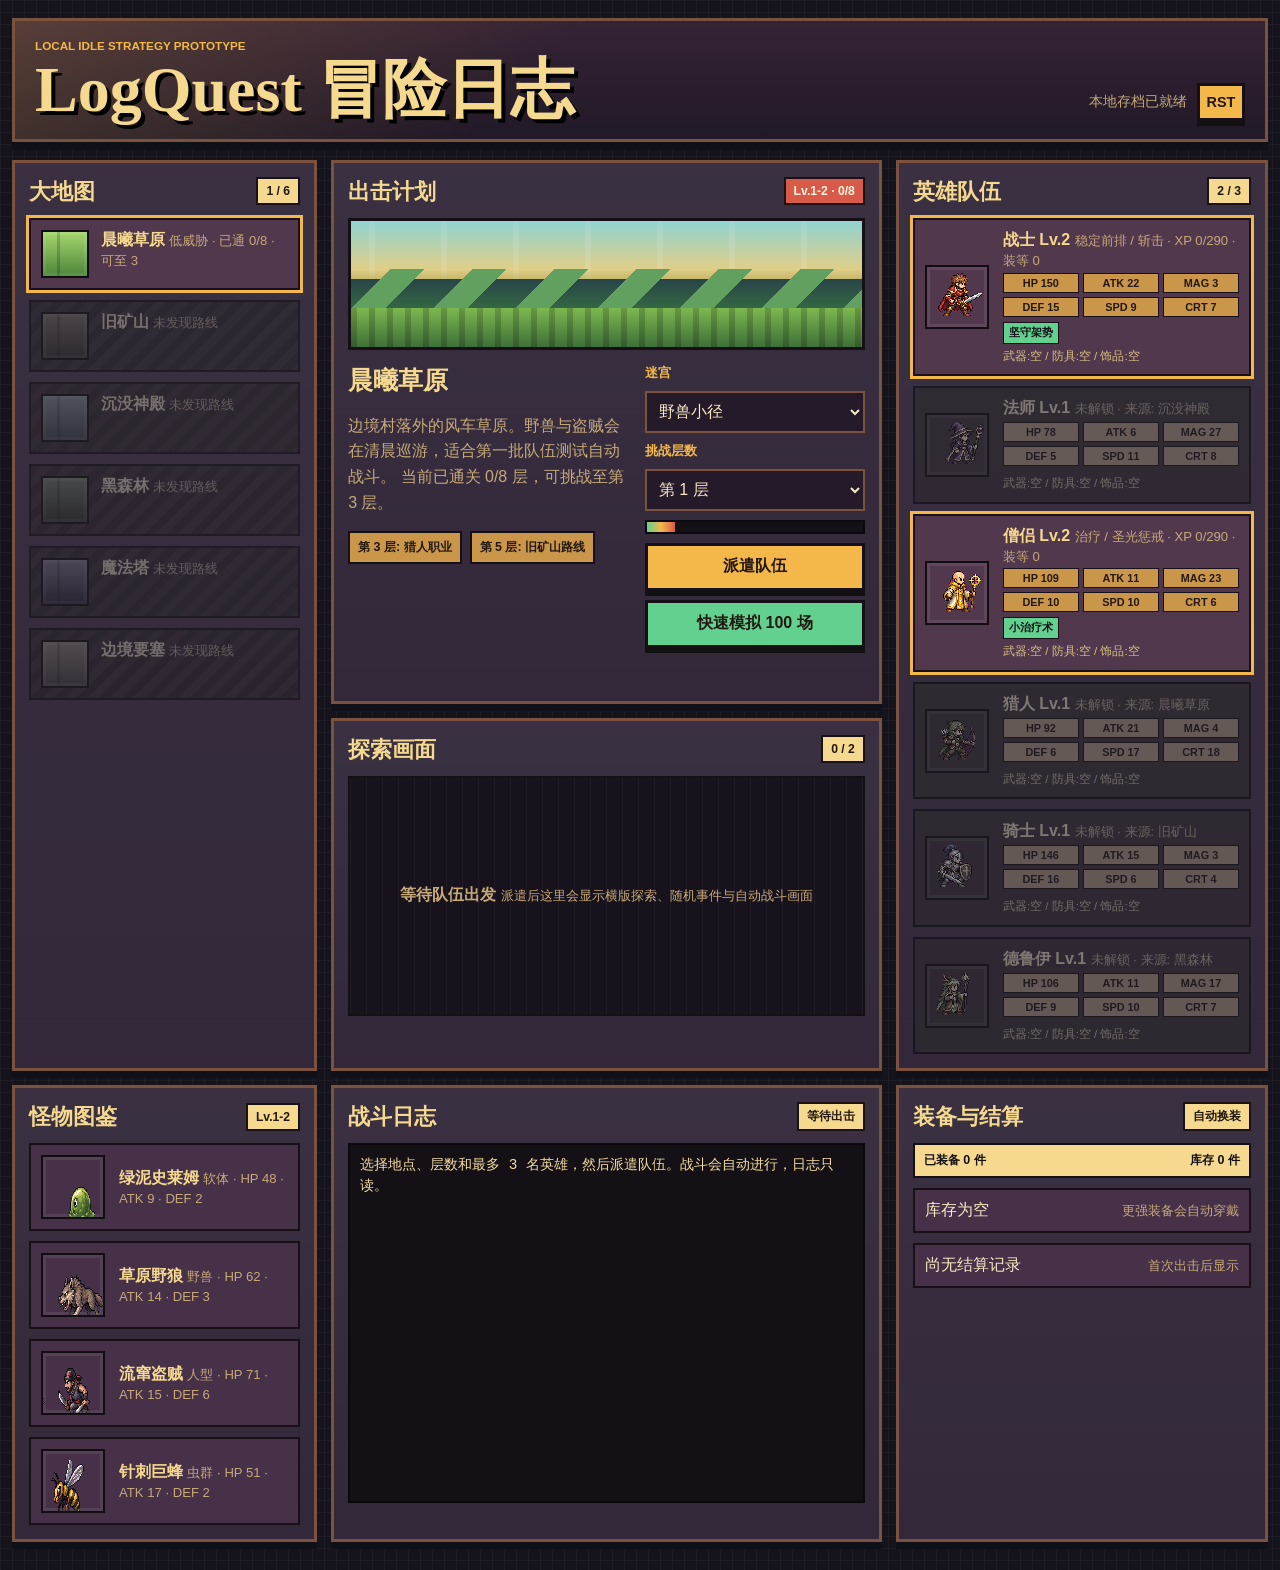
<file: index.html>
<!doctype html>
<html lang="zh-CN">
  <head>
    <meta charset="UTF-8" />
    <meta name="viewport" content="width=device-width, initial-scale=1.0" />
    <title>LogQuest 放置冒险原型</title>
    <link rel="stylesheet" href="styles.css" />
  </head>
  <body>
    <div class="shell">
      <header class="topbar">
        <div>
          <p class="eyebrow">LOCAL IDLE STRATEGY PROTOTYPE</p>
          <h1>LogQuest 冒险日志</h1>
        </div>
        <div class="save-strip">
          <span id="saveStatus">本地存档已就绪</span>
          <button id="resetBtn" class="icon-btn" title="重置本地原型存档" type="button">RST</button>
        </div>
      </header>

      <main class="game-grid">
        <section class="panel map-panel" aria-labelledby="mapTitle">
          <div class="panel-head">
            <h2 id="mapTitle">大地图</h2>
            <span id="regionCount" class="chip"></span>
          </div>
          <div id="mapList" class="map-list"></div>
        </section>

        <section class="panel mission-panel" aria-labelledby="missionTitle">
          <div class="panel-head">
            <h2 id="missionTitle">出击计划</h2>
            <span id="dangerBadge" class="chip danger-chip">威胁评估</span>
          </div>

          <div id="regionScene" class="region-scene" aria-hidden="true">
            <div class="scene-sky"></div>
            <div class="scene-mid"></div>
            <div class="scene-ground"></div>
          </div>

          <div class="mission-layout">
            <div>
              <h3 id="selectedRegionName">地点</h3>
              <p id="selectedRegionText" class="muted"></p>
              <div id="eventList" class="event-list"></div>
            </div>

            <div class="control-bank">
              <label for="dungeonSelect">迷宫</label>
              <select id="dungeonSelect"></select>

              <label for="floorSelect">挑战层数</label>
              <select id="floorSelect"></select>

              <div class="floor-meter">
                <div id="floorMeterFill"></div>
              </div>

              <button id="startBtn" class="primary-btn" type="button">派遣队伍</button>
              <button id="quickBtn" class="secondary-btn" type="button">快速模拟 100 场</button>
            </div>
          </div>

          <div id="activeRun" class="active-run" hidden>
            <div class="active-run-head">
              <p class="eyebrow">EXPEDITION SLOTS</p>
              <strong>正在探索的小队</strong>
            </div>
            <div id="activeRunList" class="active-run-list"></div>
          </div>
        </section>

        <section class="panel explore-panel" aria-labelledby="exploreTitle">
          <div class="panel-head">
            <h2 id="exploreTitle">探索画面</h2>
            <span id="activeRunCount" class="chip">0 / 2</span>
          </div>
          <div id="explorationStage" class="exploration-stage"></div>
        </section>

        <section class="panel roster-panel" aria-labelledby="rosterTitle">
          <div class="panel-head">
            <h2 id="rosterTitle">英雄队伍</h2>
            <span id="teamCount" class="chip">0 / 3</span>
          </div>
          <div id="heroList" class="hero-list"></div>
        </section>

        <section class="panel codex-panel" aria-labelledby="codexTitle">
          <div class="panel-head">
            <h2 id="codexTitle">怪物图鉴</h2>
            <span id="monsterLevelBand" class="chip"></span>
          </div>
          <div id="monsterList" class="monster-list"></div>
        </section>

        <section class="panel log-panel" aria-labelledby="logTitle">
          <div class="panel-head">
            <h2 id="logTitle">战斗日志</h2>
            <span id="resultBadge" class="chip">等待出击</span>
          </div>
          <div id="combatLog" class="combat-log" role="log" aria-live="polite"></div>
        </section>

        <section class="panel loot-panel" aria-labelledby="lootTitle">
          <div class="panel-head">
            <h2 id="lootTitle">装备与结算</h2>
            <span class="chip">自动换装</span>
          </div>
          <div id="lootList" class="loot-list"></div>
        </section>
      </main>
    </div>

    <script src="app.js"></script>
  </body>
</html>
</file>
<file: styles.css>
:root {
  --ink: #241812;
  --paper: #f5d98f;
  --paper-dim: #c9964a;
  --charcoal: #1c1a24;
  --panel: #32283a;
  --panel-2: #463149;
  --line: #7a523e;
  --gold: #f4b84a;
  --mint: #62d08f;
  --red: #d85b4a;
  --blue: #4e9bcb;
  --violet: #8b6fd6;
  --text: #f8e9c3;
  --muted: #c7aa78;
  --shadow: #101018;
  --radius: 6px;
  --pixel: 3px;
  --font-display: Georgia, "Times New Roman", serif;
  --font-body: "Trebuchet MS", Verdana, sans-serif;
}

* {
  box-sizing: border-box;
}

[hidden] {
  display: none !important;
}

html {
  min-height: 100%;
  background:
    linear-gradient(90deg, rgba(255, 255, 255, 0.04) 1px, transparent 1px) 0 0 / 12px 12px,
    linear-gradient(rgba(255, 255, 255, 0.035) 1px, transparent 1px) 0 0 / 12px 12px,
    #15131b;
}

body {
  margin: 0;
  min-height: 100vh;
  color: var(--text);
  font-family: var(--font-body);
  letter-spacing: 0;
}

button,
select {
  font: inherit;
}

button {
  cursor: pointer;
}

.shell {
  width: min(1600px, calc(100vw - 24px));
  margin: 0 auto;
  padding: 18px 0 28px;
}

.topbar {
  display: flex;
  align-items: end;
  justify-content: space-between;
  gap: 18px;
  min-height: 96px;
  padding: 18px 20px;
  color: var(--paper);
  background:
    linear-gradient(135deg, rgba(244, 184, 74, 0.18), transparent 42%),
    linear-gradient(180deg, #352334, #211927);
  border: var(--pixel) solid var(--line);
  box-shadow: 0 8px 0 var(--shadow);
}

.topbar h1 {
  margin: 0;
  font-family: var(--font-display);
  font-size: clamp(2rem, 5vw, 4.6rem);
  line-height: 0.95;
  letter-spacing: 0;
  overflow-wrap: anywhere;
  text-shadow: 4px 4px 0 #000;
}

.eyebrow {
  margin: 0 0 8px;
  color: var(--gold);
  font-size: 0.73rem;
  font-weight: 800;
  letter-spacing: 0;
}

.save-strip {
  display: flex;
  align-items: center;
  gap: 10px;
  color: var(--muted);
  font-size: 0.9rem;
}

.icon-btn,
.primary-btn,
.secondary-btn {
  border: var(--pixel) solid #151015;
  color: var(--ink);
  background: var(--gold);
  box-shadow: 0 5px 0 #111;
  transition: transform 160ms ease-out, box-shadow 160ms ease-out, filter 160ms ease-out;
}

.icon-btn {
  min-width: 48px;
  min-height: 38px;
  font-weight: 900;
}

.primary-btn,
.secondary-btn {
  width: 100%;
  min-height: 48px;
  padding: 10px 12px;
  font-weight: 900;
}

.secondary-btn {
  background: var(--mint);
}

button:hover {
  filter: brightness(1.08);
  transform: translateY(-2px);
  box-shadow: 0 7px 0 #111;
}

button:active {
  transform: translateY(3px);
  box-shadow: 0 2px 0 #111;
}

button:disabled {
  cursor: not-allowed;
  filter: grayscale(0.7) brightness(0.75);
  transform: none;
}

.game-grid {
  display: grid;
  grid-template-columns: minmax(260px, 0.82fr) minmax(420px, 1.48fr) minmax(320px, 1fr);
  grid-template-areas:
    "map mission roster"
    "map explore roster"
    "codex log loot";
  gap: 14px;
  margin-top: 18px;
}

.panel {
  min-width: 0;
  background:
    linear-gradient(180deg, rgba(255, 255, 255, 0.04), transparent),
    var(--panel);
  border: var(--pixel) solid var(--line);
  box-shadow: 0 7px 0 var(--shadow);
  padding: 14px;
}

.map-panel {
  grid-area: map;
}

.mission-panel {
  grid-area: mission;
}

.explore-panel {
  grid-area: explore;
}

.roster-panel {
  grid-area: roster;
}

.codex-panel {
  grid-area: codex;
}

.log-panel {
  grid-area: log;
}

.loot-panel {
  grid-area: loot;
}

.panel-head {
  display: flex;
  align-items: center;
  justify-content: space-between;
  gap: 12px;
  margin-bottom: 12px;
}

h2,
h3 {
  margin: 0;
  font-family: var(--font-display);
  color: var(--paper);
  letter-spacing: 0;
}

h2 {
  font-size: 1.35rem;
}

h3 {
  font-size: 1.55rem;
}

.chip {
  display: inline-flex;
  align-items: center;
  justify-content: center;
  min-height: 28px;
  padding: 4px 8px;
  color: var(--ink);
  background: var(--paper);
  border: 2px solid #1a1113;
  font-size: 0.76rem;
  font-weight: 900;
  white-space: nowrap;
}

.danger-chip {
  background: var(--red);
  color: #fff5df;
}

.muted {
  color: var(--muted);
  line-height: 1.6;
}

.map-list,
.hero-list,
.monster-list,
.loot-list {
  display: grid;
  gap: 10px;
}

.map-tile,
.hero-tile,
.monster-tile,
.loot-row,
.item-row {
  position: relative;
  display: grid;
  gap: 8px;
  width: 100%;
  padding: 10px;
  color: var(--text);
  background: var(--panel-2);
  border: 2px solid #171018;
  text-align: left;
}

.map-tile {
  grid-template-columns: 52px 1fr;
}

.map-tile.selected,
.hero-tile.selected {
  outline: var(--pixel) solid var(--gold);
  background: #51384d;
}

.map-tile.locked {
  opacity: 0.56;
  background:
    repeating-linear-gradient(135deg, rgba(0, 0, 0, 0.2) 0 8px, transparent 8px 16px),
    var(--panel-2);
}

.hero-tile.locked {
  opacity: 0.64;
}

.hero-tile.busy {
  opacity: 0.78;
  background:
    repeating-linear-gradient(135deg, rgba(244, 184, 74, 0.11) 0 8px, transparent 8px 16px),
    var(--panel-2);
}

.hero-tile.busy::after {
  content: "远征中";
  position: absolute;
  inset-block-start: 8px;
  inset-inline-end: 8px;
  padding: 3px 6px;
  color: #141016;
  background: var(--gold);
  border: 2px solid #171018;
  font-size: 0.66rem;
  font-weight: 900;
}

.tile-icon,
.hero-portrait,
.monster-sprite {
  width: 64px;
  height: 64px;
  image-rendering: pixelated;
  border: 2px solid #120d13;
  box-shadow: inset 0 0 0 3px rgba(255, 255, 255, 0.08);
}

.tile-icon {
  width: 48px;
  height: 48px;
}

.tile-icon {
  background:
    linear-gradient(90deg, transparent 0 14px, rgba(0, 0, 0, 0.18) 14px 17px, transparent 17px),
    linear-gradient(180deg, var(--accent-a), var(--accent-b));
}

.hero-portrait,
.monster-sprite {
  display: grid;
  place-items: center;
  color: #fff3cb;
  font-weight: 900;
  text-shadow: 2px 2px 0 #000;
  background:
    linear-gradient(90deg, rgba(255, 255, 255, 0.12) 0 8px, transparent 8px 16px),
    linear-gradient(180deg, var(--sprite-a), var(--sprite-b));
  background-size: 16px 16px, auto;
}

.art-sprite {
  color: transparent;
  text-shadow: none;
  background-repeat: no-repeat;
  background-color: transparent;
}

.map-tile strong,
.hero-tile strong,
.monster-tile strong {
  color: var(--paper);
}

.small-line {
  color: var(--muted);
  font-size: 0.82rem;
  line-height: 1.35;
}

.region-scene {
  position: relative;
  overflow: hidden;
  height: 132px;
  margin-bottom: 14px;
  background: #24384a;
  border: var(--pixel) solid #151015;
}

.scene-sky,
.scene-mid,
.scene-ground {
  position: absolute;
  inset-inline: 0;
}

.scene-sky {
  inset-block-start: 0;
  height: 46%;
  background:
    linear-gradient(90deg, transparent 0 18px, rgba(255, 255, 255, 0.1) 18px 24px, transparent 24px),
    linear-gradient(180deg, var(--scene-sky-a), var(--scene-sky-b));
  background-size: 72px 100%, auto;
}

.scene-mid {
  inset-block-start: 38%;
  height: 35%;
  background:
    linear-gradient(135deg, transparent 0 28px, var(--scene-mid-a) 28px 52px, transparent 52px),
    linear-gradient(180deg, transparent, var(--scene-mid-b));
  background-size: 82px 100%, auto;
}

.scene-ground {
  inset-block-end: 0;
  height: 31%;
  background:
    linear-gradient(90deg, rgba(0, 0, 0, 0.18) 0 6px, transparent 6px 12px),
    linear-gradient(180deg, var(--scene-ground-a), var(--scene-ground-b));
  background-size: 18px 18px, auto;
}

.mission-layout {
  display: grid;
  grid-template-columns: minmax(0, 1fr) 220px;
  gap: 16px;
}

.event-list {
  display: flex;
  flex-wrap: wrap;
  gap: 8px;
  margin-top: 14px;
}

.event-pill {
  padding: 6px 8px;
  color: var(--ink);
  background: var(--paper-dim);
  border: 2px solid #151015;
  font-size: 0.78rem;
  font-weight: 900;
}

.control-bank {
  display: grid;
  align-content: start;
  gap: 9px;
}

.control-bank label {
  color: var(--gold);
  font-weight: 900;
  font-size: 0.82rem;
}

select {
  width: 100%;
  min-height: 42px;
  padding: 8px;
  color: var(--text);
  background: #241a2a;
  border: 2px solid var(--line);
}

.floor-meter,
.progress-track {
  overflow: hidden;
  height: 14px;
  background: #151015;
  border: 2px solid #0b090d;
}

.floor-meter div,
.progress-track div,
.progress-track span {
  height: 100%;
  width: 0%;
  background: linear-gradient(90deg, var(--mint), var(--gold), var(--red));
  transition: width 220ms ease-out;
}

.progress-track span {
  display: block;
}

.active-run {
  margin-top: 14px;
  padding: 12px;
  background: #241b2b;
  border: 2px solid var(--gold);
}

.active-run-head {
  display: flex;
  align-items: center;
  justify-content: space-between;
  gap: 12px;
  margin-bottom: 10px;
}

.active-run-list {
  display: grid;
  gap: 8px;
}

.run-summary {
  display: grid;
  grid-template-columns: 1fr 104px;
  gap: 10px;
  align-items: center;
}

.timer-box {
  display: grid;
  gap: 8px;
}

.time-left {
  color: var(--mint);
  font-size: 1.08rem;
  font-weight: 900;
  text-align: right;
}

.hero-tile {
  grid-template-columns: 70px 1fr;
  align-items: center;
}

.hero-statbar {
  display: grid;
  grid-template-columns: repeat(3, 1fr);
  gap: 4px;
  margin-top: 3px;
}

.hero-statbar span {
  padding: 3px;
  color: var(--ink);
  background: var(--paper-dim);
  border: 1px solid #171018;
  font-size: 0.68rem;
  font-weight: 900;
  text-align: center;
}

.skill-row,
.gear-row {
  display: flex;
  flex-wrap: wrap;
  gap: 4px;
  margin-top: 5px;
}

.skill-row span {
  padding: 3px 5px;
  color: #141016;
  background: var(--mint);
  border: 1px solid #171018;
  font-size: 0.66rem;
  font-weight: 900;
}

.gear-row {
  display: block;
  overflow: hidden;
  color: #d8bf85;
  font-size: 0.72rem;
  line-height: 1.35;
  text-overflow: ellipsis;
}

.monster-tile {
  grid-template-columns: 70px 1fr;
  align-items: center;
}

.exploration-stage {
  display: grid;
  gap: 12px;
}

.explore-empty {
  display: grid;
  min-height: 240px;
  place-items: center;
  color: var(--muted);
  background:
    linear-gradient(90deg, rgba(255, 255, 255, 0.04) 1px, transparent 1px) 0 0 / 16px 16px,
    #18121c;
  border: 2px solid #151015;
  text-align: center;
}

.run-card {
  display: grid;
  gap: 10px;
  padding: 10px;
  background: #201827;
  border: 2px solid #151015;
}

.run-card-head {
  display: grid;
  grid-template-columns: 1fr auto;
  gap: 10px;
  align-items: start;
}

.run-card-head strong {
  color: var(--paper);
}

.side-scene {
  position: relative;
  overflow: hidden;
  min-height: 238px;
  border: var(--pixel) solid #151015;
  background: #203547;
  image-rendering: pixelated;
}

.side-scene::before,
.side-scene::after {
  content: "";
  position: absolute;
  inset-inline: 0;
  pointer-events: none;
}

.side-scene::before {
  inset-block-start: 0;
  height: 58%;
  background:
    linear-gradient(90deg, transparent 0 22px, rgba(255, 255, 255, 0.12) 22px 28px, transparent 28px) 0 0 / 96px 100%,
    linear-gradient(180deg, var(--scene-sky-a), var(--scene-sky-b));
}

.side-scene::after {
  inset-block-end: 0;
  height: 42%;
  background:
    linear-gradient(135deg, transparent 0 34px, var(--scene-mid-a) 34px 60px, transparent 60px) 0 0 / 94px 78%,
    linear-gradient(90deg, rgba(0, 0, 0, 0.22) 0 7px, transparent 7px 14px) 0 100% / 22px 28px,
    linear-gradient(180deg, var(--scene-ground-a), var(--scene-ground-b));
}

.side-scene.travel::after {
  animation: groundScroll 950ms steps(6) infinite;
}

.scene-path {
  position: absolute;
  inset-inline: 0;
  inset-block-end: 46px;
  z-index: 1;
  height: 34px;
  background:
    linear-gradient(90deg, rgba(255, 255, 255, 0.12) 0 8px, transparent 8px 22px) 0 0 / 44px 100%,
    rgba(22, 14, 17, 0.34);
}

.scene-party,
.scene-enemies {
  position: absolute;
  inset-block-end: 52px;
  z-index: 2;
  display: flex;
  align-items: end;
  gap: 7px;
}

.scene-party {
  inset-inline-start: 34px;
}

.scene-enemies {
  inset-inline-end: 30px;
  flex-direction: row-reverse;
}

.unit-stand {
  display: grid;
  gap: 4px;
  justify-items: center;
  width: 58px;
}

.scene-unit {
  width: 54px;
  height: 54px;
  background-repeat: no-repeat;
  background-color: transparent;
  image-rendering: pixelated;
  filter: drop-shadow(3px 4px 0 rgba(0, 0, 0, 0.45));
}

.side-scene.travel .scene-party {
  animation: partyWalk 820ms steps(2) infinite;
}

.scene-unit.hero-walk {
  animation: heroWalkFrames 560ms steps(1, end) infinite;
}

.scene-unit.hero-battle {
  background-position: var(--sprite-x) var(--hero-idle);
}

.side-scene.battle .scene-unit.hero-active {
  animation: heroAttackFrames 760ms steps(1, end) infinite, attackNudge 760ms steps(2) infinite;
}

.scene-unit.monster-battle {
  background-position: var(--sprite-x) var(--monster-idle);
}

.side-scene.battle .scene-unit.monster-active {
  animation: monsterAttackFrames 840ms steps(1, end) infinite, monsterAttackNudge 840ms steps(2) infinite;
}

.hp-bar {
  overflow: hidden;
  width: 52px;
  height: 7px;
  background: #130d12;
  border: 1px solid #070507;
}

.hp-bar span {
  display: block;
  width: var(--hp);
  height: 100%;
  background: linear-gradient(90deg, var(--red), var(--gold), var(--mint));
}

.scene-banner {
  position: absolute;
  inset-inline: 16px;
  inset-block-start: 14px;
  z-index: 3;
  display: flex;
  align-items: center;
  justify-content: space-between;
  gap: 10px;
  color: var(--ink);
  background: var(--paper);
  border: 2px solid #151015;
  padding: 7px 9px;
  font-weight: 900;
}

.event-marker {
  position: absolute;
  inset-block-end: 82px;
  inset-inline-start: 50%;
  z-index: 3;
  max-width: min(330px, calc(100% - 34px));
  padding: 8px 10px;
  color: #141016;
  background: var(--mint);
  border: 2px solid #151015;
  font-weight: 900;
  transform: translateX(-50%);
  box-shadow: 0 5px 0 #111;
}

.damage-pop {
  position: absolute;
  inset-block-start: 78px;
  inset-inline-start: var(--pop-x);
  z-index: 4;
  color: #fff3cb;
  font-family: var(--font-display);
  font-size: 1.08rem;
  font-weight: 900;
  text-shadow: 2px 2px 0 #000;
  animation: damageRise 900ms ease-out infinite;
  animation-delay: var(--pop-delay, 0ms);
}

.damage-pop.heal {
  color: #90e7a7;
}

.run-foot {
  display: grid;
  gap: 7px;
}

.phase-track {
  overflow: hidden;
  height: 12px;
  background: #151015;
  border: 2px solid #0b090d;
}

.phase-track span {
  display: block;
  width: var(--progress);
  height: 100%;
  background: linear-gradient(90deg, var(--mint), var(--gold), var(--red));
}

@keyframes groundScroll {
  from { background-position: 0 0, 0 100%, 0 0; }
  to { background-position: -94px 0, -22px 100%, 0 0; }
}

@keyframes partyWalk {
  0%, 100% { transform: translateY(0); }
  50% { transform: translateY(-4px); }
}

@keyframes attackNudge {
  0%, 100% { transform: translateX(0); }
  50% { transform: translateX(8px); }
}

@keyframes heroWalkFrames {
  0%, 49% { background-position: var(--sprite-x) var(--hero-walk-a); }
  50%, 100% { background-position: var(--sprite-x) var(--hero-walk-b); }
}

@keyframes heroAttackFrames {
  0%, 54% { background-position: var(--sprite-x) var(--hero-idle); }
  55%, 100% { background-position: var(--sprite-x) var(--hero-attack); }
}

@keyframes monsterAttackFrames {
  0%, 54% { background-position: var(--sprite-x) var(--monster-idle); }
  55%, 100% { background-position: var(--sprite-x) var(--monster-attack); }
}

@keyframes monsterAttackNudge {
  0%, 100% { transform: translateX(0); }
  50% { transform: translateX(-5px); }
}

@keyframes damageRise {
  0% { opacity: 0; transform: translateY(10px); }
  20% { opacity: 1; }
  100% { opacity: 0; transform: translateY(-22px); }
}

.combat-log {
  overflow: auto;
  height: 360px;
  padding: 10px;
  color: #f4dca0;
  background: #151015;
  border: 2px solid #0c090d;
  font-family: Consolas, "Courier New", monospace;
  font-size: 0.9rem;
  line-height: 1.45;
}

.log-entry {
  margin: 0 0 7px;
}

.log-entry.success {
  color: #90e7a7;
}

.log-entry.danger {
  color: #ff9b87;
}

.log-entry.loot {
  color: #ffd76a;
}

.loot-row {
  grid-template-columns: 1fr auto;
  align-items: center;
}

.item-row {
  grid-template-columns: 42px 1fr;
  align-items: center;
}

.item-icon {
  display: grid;
  place-items: center;
  width: 38px;
  height: 38px;
  color: #111;
  background:
    linear-gradient(90deg, rgba(255, 255, 255, 0.15) 0 8px, transparent 8px 16px),
    linear-gradient(180deg, var(--gold), var(--paper-dim));
  background-size: 16px 16px, auto;
  border: 2px solid #151015;
  font-size: 0.68rem;
  font-weight: 900;
}

.item-icon.art-sprite {
  background-repeat: no-repeat;
  background-color: transparent;
  background-image: none;
}

.inventory-summary,
.subhead {
  display: flex;
  justify-content: space-between;
  gap: 10px;
  padding: 7px 9px;
  color: #151015;
  background: var(--paper);
  border: 2px solid #151015;
  font-size: 0.78rem;
  font-weight: 900;
}

.subhead {
  margin-top: 8px;
  background: var(--paper-dim);
}

.loot-rarity-common {
  color: #ebd1a0;
}

.loot-rarity-uncommon {
  color: #8ce39b;
}

.loot-rarity-rare {
  color: #80c7ff;
}

.loot-rarity-epic {
  color: #d7a2ff;
}

@media (max-width: 1180px) {
  .game-grid {
    grid-template-columns: 1fr 1fr;
    grid-template-areas:
      "mission mission"
      "explore explore"
      "map roster"
      "codex log"
      "loot loot";
  }
}

@media (max-width: 760px) {
  .shell {
    width: min(100vw - 16px, 640px);
    padding-top: 8px;
  }

  .topbar,
  .mission-layout {
    grid-template-columns: 1fr;
  }

  .topbar {
    display: grid;
    align-items: start;
    overflow: hidden;
  }

  .topbar h1 {
    font-size: clamp(1.72rem, 8vw, 2.15rem);
    line-height: 1.08;
    text-shadow: 3px 3px 0 #000;
  }

  .save-strip {
    justify-content: space-between;
  }

  .game-grid {
    grid-template-columns: 1fr;
    grid-template-areas:
      "mission"
      "explore"
      "roster"
      "map"
      "log"
      "codex"
      "loot";
  }

  .combat-log {
    height: 300px;
  }

  .run-summary,
  .run-card-head,
  .active-run-head {
    grid-template-columns: 1fr;
  }

  .time-left {
    text-align: left;
  }

  .side-scene {
    min-height: 218px;
  }

  .scene-party {
    inset-inline-start: 18px;
    gap: 2px;
  }

  .scene-enemies {
    inset-inline-end: 14px;
    gap: 1px;
  }

  .unit-stand {
    width: 44px;
  }

  .scene-unit {
    width: 42px;
    height: 42px;
  }

  .hp-bar {
    width: 42px;
  }
}
</file>
